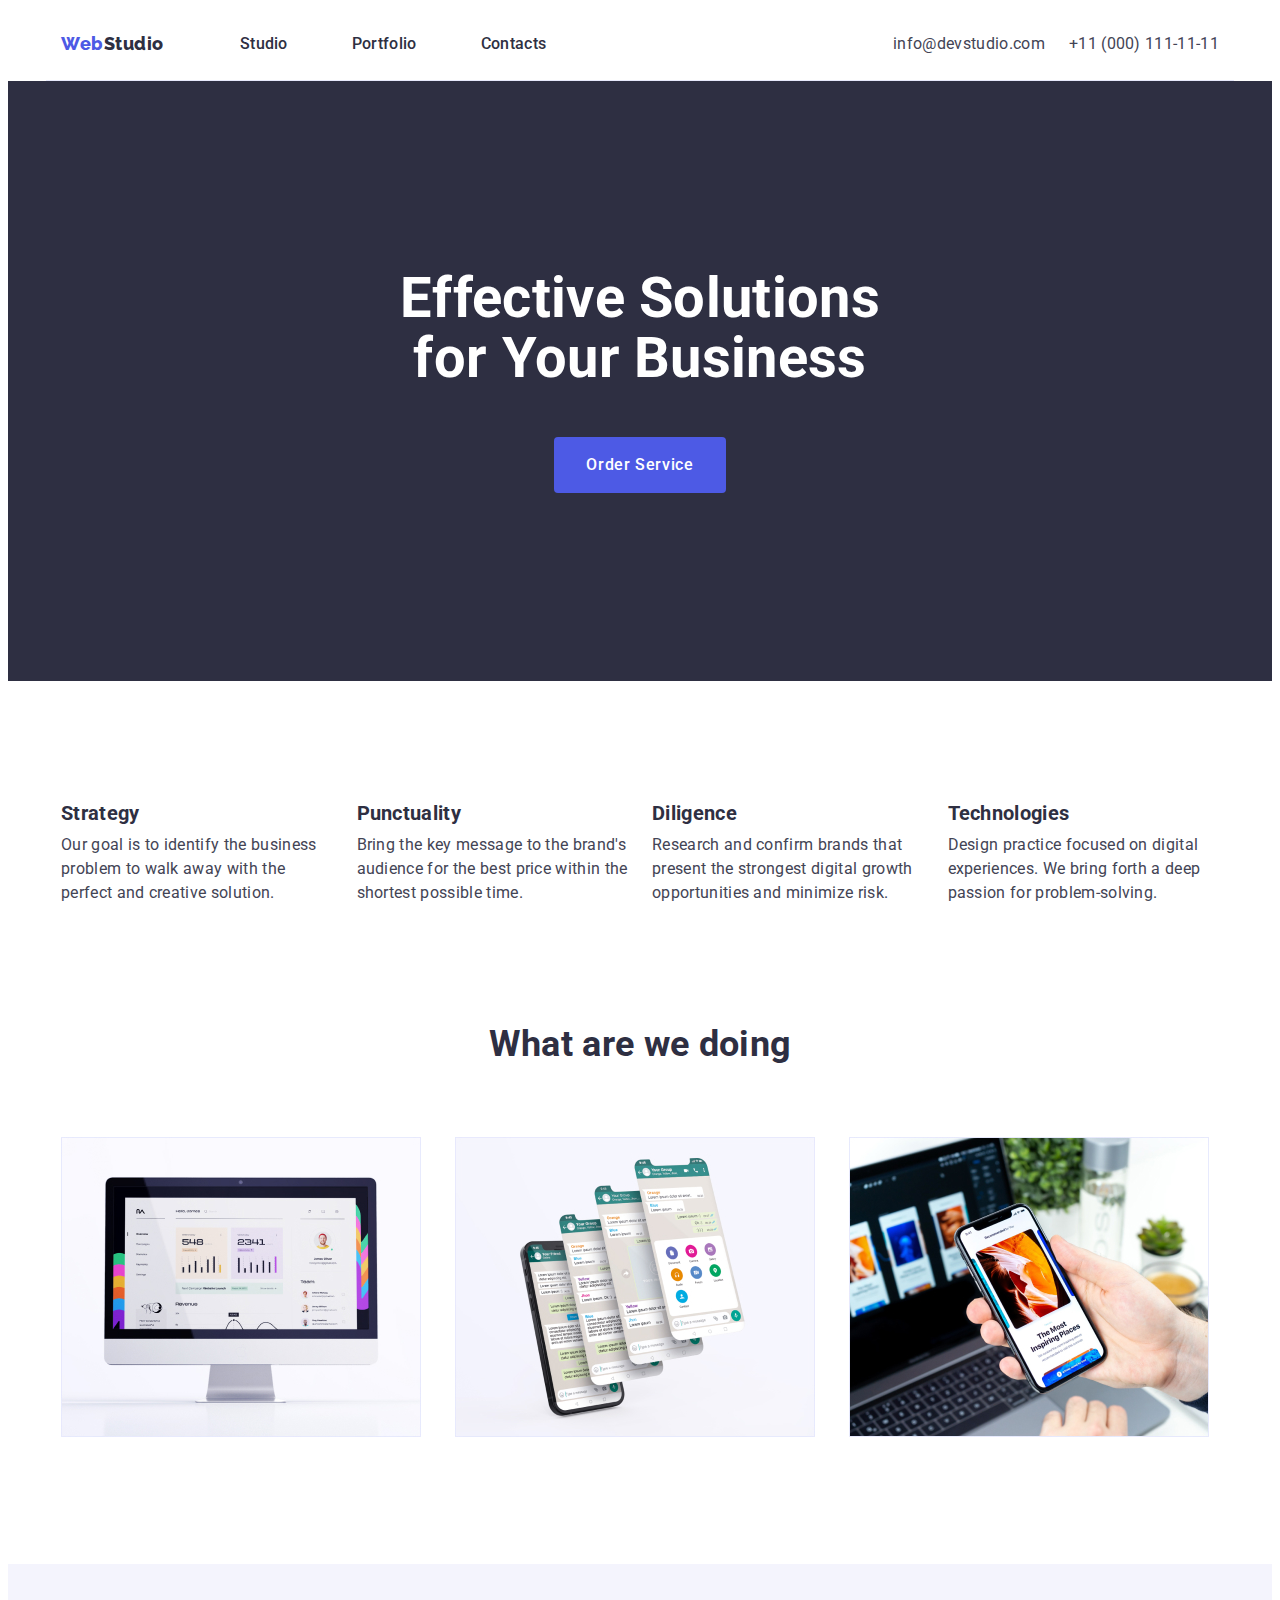
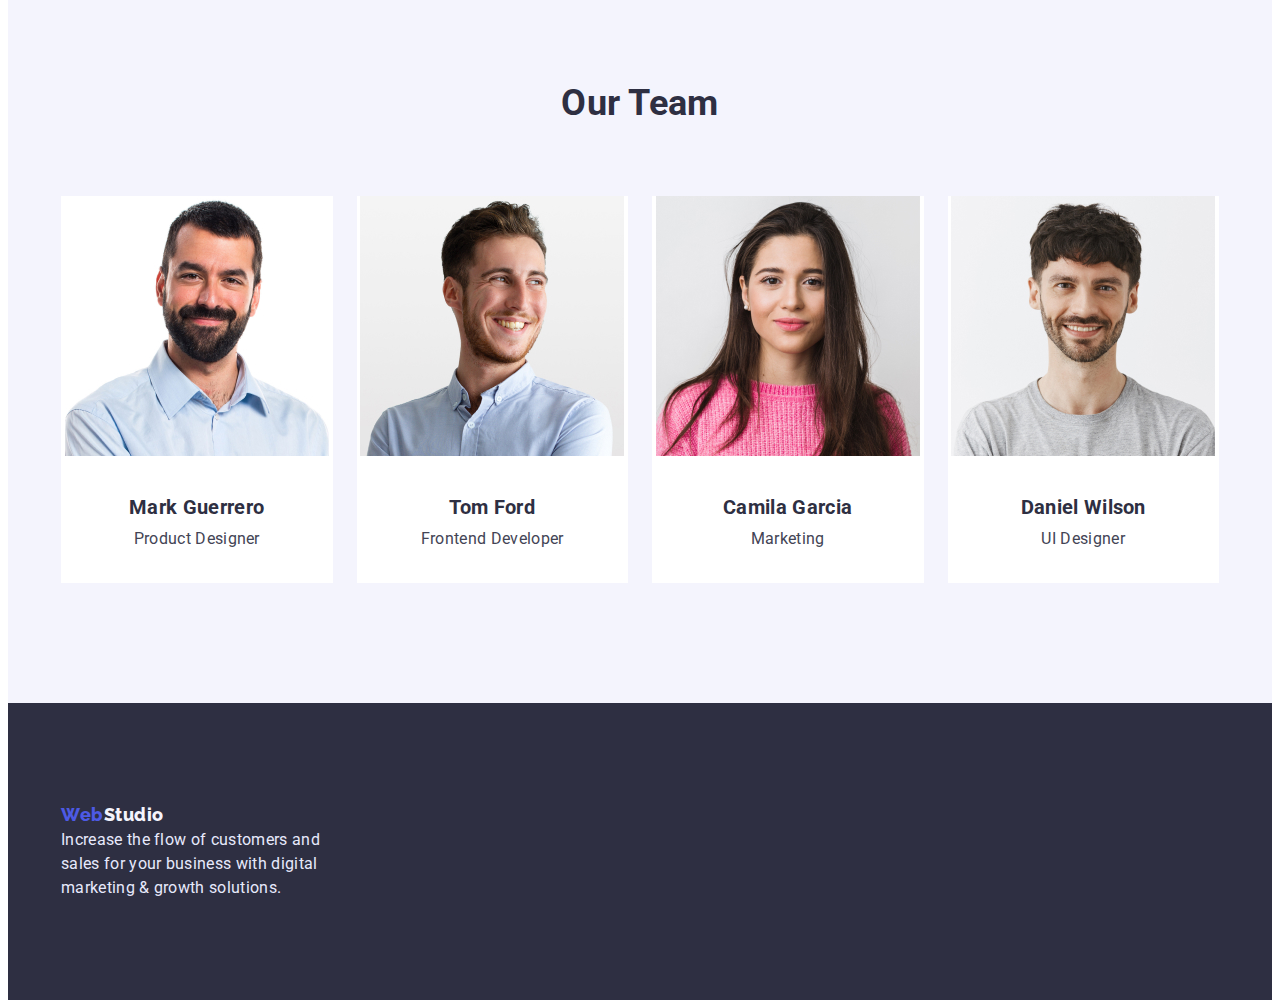
<file: index.html>
<!DOCTYPE html>
<html lang="en">

<head>
    <meta charset="UTF-8">
    <meta http-equiv="X-UA-Compatible" content="IE=edge">
    <meta name="viewport" content="width=device-width, initial-scale=1.0">
    <title>Studio</title>
    <link rel="preconnect" href="https://fonts.googleapis.com">
    <link rel="preconnect" href="https://fonts.gstatic.com" crossorigin>
    <link href="https://fonts.googleapis.com/css2?family=Raleway:wght@800&family=Roboto:wght@400;500;700&display=swap"
        rel="stylesheet">
    <link rel="stylesheet" href="https://cdnjs.cloudflare.com/ajax/libs/modern-normalize/1.1.0/modern-normalize.min.css"
        integrity="sha512-wpPYUAdjBVSE4KJnH1VR1HeZfpl1ub8YT/NKx4PuQ5NmX2tKuGu6U/JRp5y+Y8XG2tV+wKQpNHVUX03MfMFn9Q=="
        crossorigin="anonymous" referrerpolicy="no-referrer" />
    <link rel="stylesheet" href="./css/styles.css" />

</head>

<body>
    <header class="header conteiner navigation ">

        <!-- NAV -->
        <nav class="navigation">
            <a href="./index.html" class="logo"><span class="logoferst">Web</span>Studio</a>
            <ul class="site-nav list">
                <li class="list-item"><a href="./index.html" class="link">Studio</a></li>

                <li class="list-item"><a href="./portfolio.html" class="link">Portfolio</a></li>

                <li class="list-item"><a href="" class="link">Contacts</a></li>
            </ul>
        </nav>

        <!-- ADRES -->
        <address class="navigation address">
            <ul class="auth-nav list">
                <li class="list-item"><a href="mailto:info@devstudio.com" class="link">info@devstudio.com</a></li>

                <li class="list-item"><a href="tel:+110001111111" class="link">+11 (000) 111-11-11</a></li>
            </ul>
        </address>
    </header>
    <main>

        <!--HERO  -->
        <section class="hero">
            <h1 class="hero-title">Effective Solutions for Your Business</h1>
            <button type="button" class="hero-btn btn">Order Service</button>
        </section>


        <!-- PRIORITET AT WORK -->
        <section class="section">
            <div class="conteiner">
                <h2 class="section-title hidden">priorities at work</h2>
                <ul class="list list-prior">

                    <li class="prioritet__item">
                        <h3 class="subtitle">Strategy</h3>
                        <p>Our goal is to identify the business
                            problem to walk away with the perfect and creative solution.</p>
                    </li>

                    <li class="prioritet__item">
                        <h3 class="subtitle">Punctuality</h3>
                        <p>Bring the key message to the brand's audience for the best price within the shortest
                            possible
                            time.</p>
                    </li>

                    <li class="prioritet__item">
                        <h3 class="subtitle">Diligence</h3>
                        <p>Research and confirm brands that present the strongest digital growth opportunities
                            and minimize
                            risk.</p>
                    </li>

                    <li class="prioritet__item">
                        <h3 class="subtitle">Technologies</h3>
                        <p>Design practice focused on digital experiences. We bring forth a deep passion for
                            problem-solving.</p>
                    </li>
                </ul>
            </div>
        </section>


        <!-- WHAT ARE WE DOING -->
        <section class="section bottom">
            <div class="conteiner">
                <h2 class="section-title">What are we doing</h2>
                <ul class="list list-fotowork ">

                    <li class="fotowork-item"><img src="./images/computer.jpg" alt="computer" width="360" height="300">
                    </li>

                    <li class="fotowork-item"><img src="./images/phone.jpg" alt="phone" width="360" height="300"></li>

                    <li class="fotowork-item"><img src="./images/computerandphone.jpg" alt="computerandphone"
                            width="360" height="300"></li>
                </ul>
            </div>
        </section>


        <!-- OUR TEAM -->
        <section class="team-section section">
            <div class="conteiner">
                <h2 class="section-title">Our Team</h2>
                <ul class="list list-team">

                    <li class="item">
                        <img src="./images/markguerrero.jpg" alt="Mark Guerrero" class="teamcard" width="264"
                            height="260">
                        <div class="cont-text-team">
                            <h3 class="subtitle">Mark Guerrero</h3>
                            <p class="text-team">Product Designer</p>
                        </div>

                    </li>

                    <li class="item">
                        <img src="./images/tomford.jpg" alt="Tom Ford" class="teamcard" width="264" height="260">
                        <div class="cont-text-team">
                            <h3 class="subtitle">Tom Ford</h3>
                            <p class="text-team">Frontend Developer</p>
                        </div>
                    </li>

                    <li class="item ">
                        <img src="./images/camilagarcia.jpg" alt="Camila Garcia" class="teamcard" width="264"
                            height="260">
                        <div class="cont-text-team">
                            <h3 class="subtitle">Camila Garcia</h3>
                            <p class="text-team">Marketing</p>
                        </div>
                    </li>

                    <li class="item ">
                        <img src="./images/danielwilson.jpg" alt="Daniel Wilson" class="teamcard" width="264"
                            height="260">
                        <div class="cont-text-team">
                            <h3 class="subtitle">Daniel Wilson</h3>
                            <p class="text-team">UI Designer</p>
                        </div>
                    </li>
                </ul>
            </div>
        </section>
    </main>

    <!-- FOOTER -->
    <footer class="page-footer ">
        <div class="conteiner">
            <a href="./index.html" class="logo logo-footer"><span class="logoferst">Web</span>Studio</a>
            <p class="text-footer">Increase the flow of customers and
                sales for your business with digital
                marketing & growth
                solutions.</p>
        </div>
    </footer>
</body>

</html>
</file>
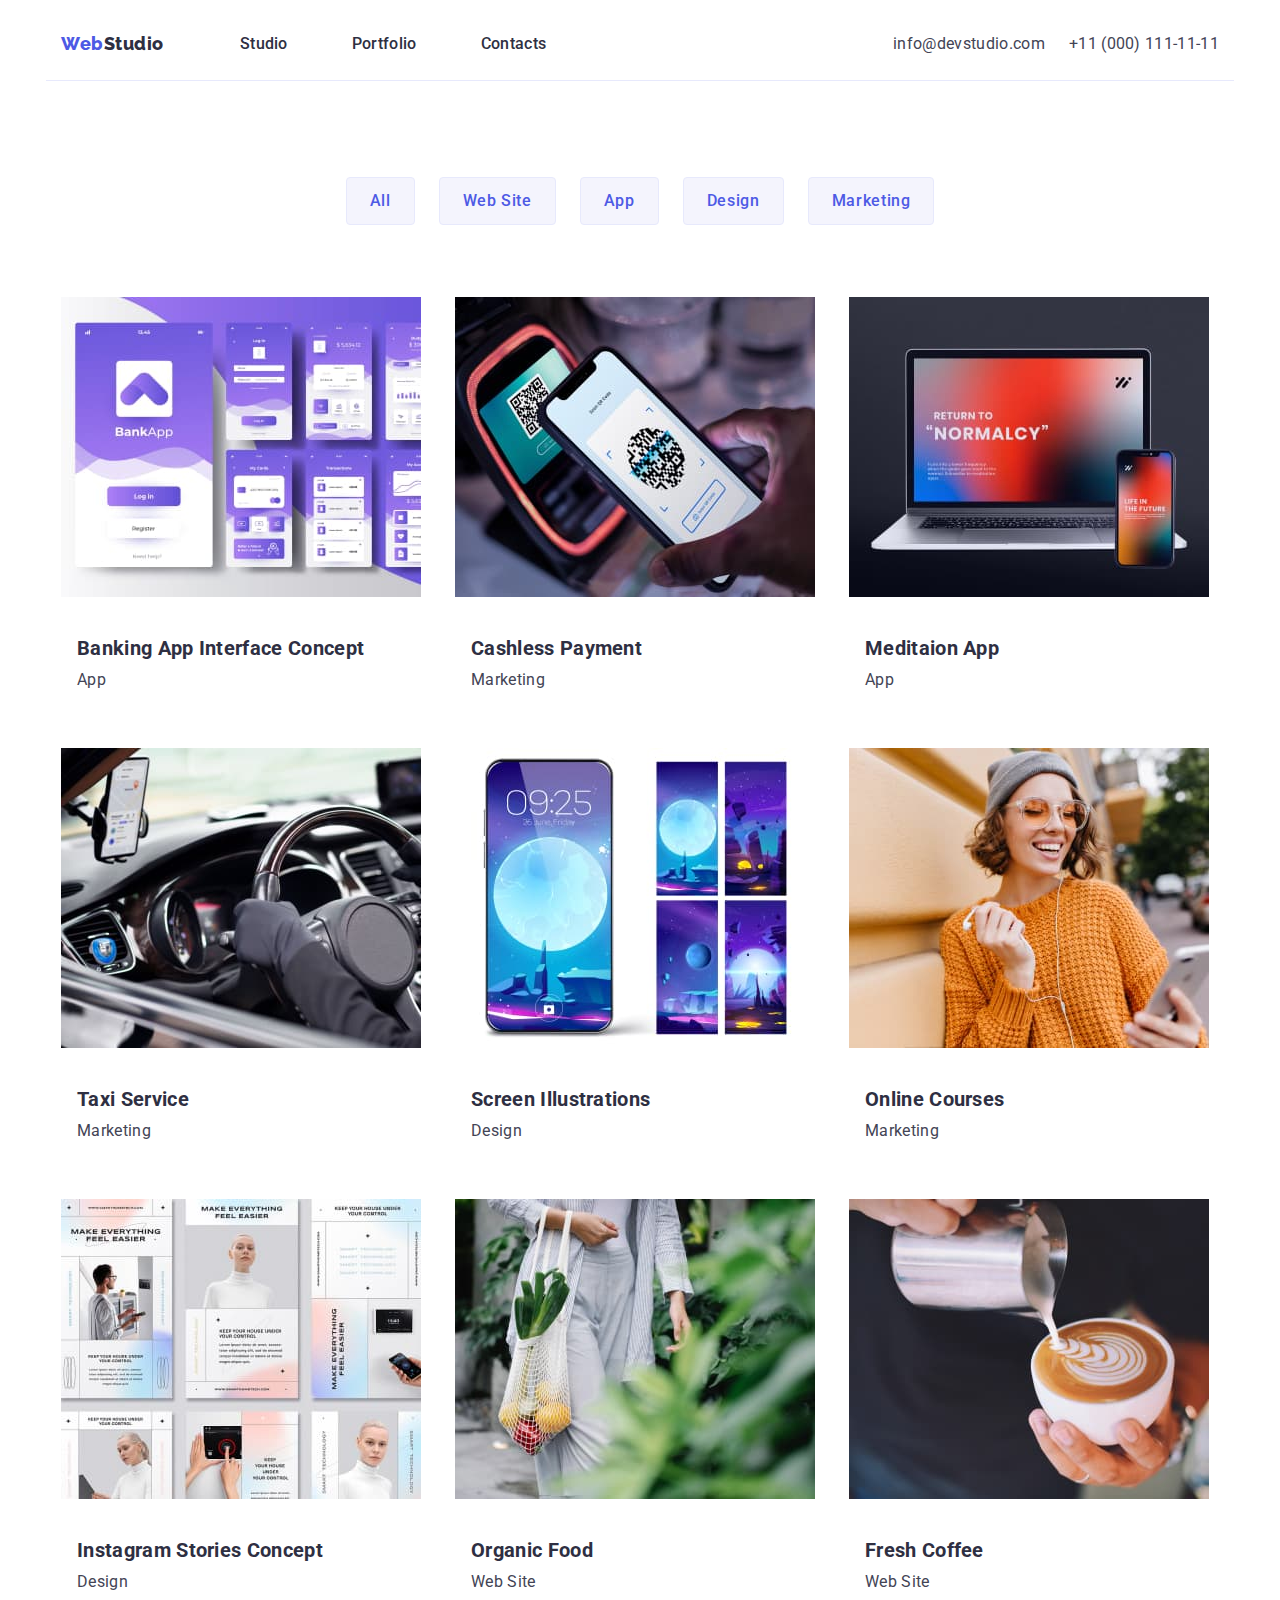
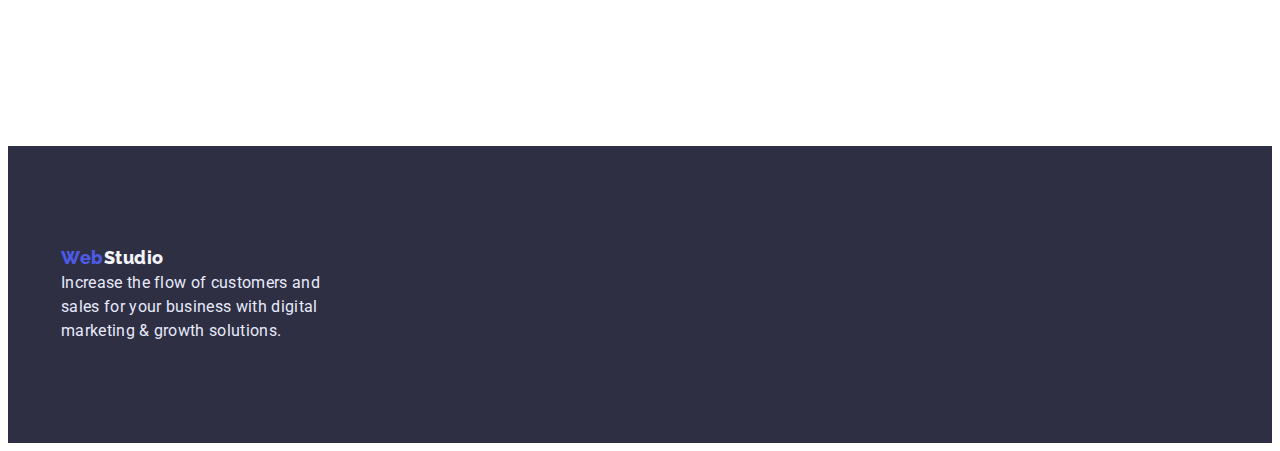
<file: portfolio.html>
<!DOCTYPE html>
<html lang="en">

<head>
    <meta charset="UTF-8">
    <meta http-equiv="X-UA-Compatible" content="IE=edge">
    <meta name="viewport" content="width=device-width, initial-scale=1.0">
    <title>Portfolio</title>
    <link rel="preconnect" href="https://fonts.googleapis.com">
    <link rel="preconnect" href="https://fonts.gstatic.com" crossorigin>
    <link href="https://fonts.googleapis.com/css2?family=Raleway:wght@800&family=Roboto:wght@400;500;700&display=swap"
        rel="stylesheet">
    <link rel="stylesheet" href="https://cdnjs.cloudflare.com/ajax/libs/modern-normalize/1.1.0/modern-normalize.min.css"
        integrity="sha512-wpPYUAdjBVSE4KJnH1VR1HeZfpl1ub8YT/NKx4PuQ5NmX2tKuGu6U/JRp5y+Y8XG2tV+wKQpNHVUX03MfMFn9Q=="
        crossorigin="anonymous" referrerpolicy="no-referrer" />
    <link rel="stylesheet" href="./css/styles.css" />
</head>

<body>
    <header class="header conteiner navigation ">

        <!-- NAV -->
        <nav class="navigation">
            <a href="./index.html" class="logo"><span class="logoferst">Web</span>Studio</a>
            <ul class="site-nav list">
                <li class="list-item"><a href="./index.html" class="link">Studio</a></li>

                <li class="list-item"><a href="./portfolio.html" class="link">Portfolio</a></li>

                <li class="list-item"><a href="" class="link">Contacts</a></li>

            </ul>
        </nav>

        <!-- ADRES -->
        <address class="navigation address">
            <ul class="auth-nav list">
                <li class="list-item"><a href="mailto:info@devstudio.com" class="link">info@devstudio.com</a></li>

                <li class="list-item"><a href="tel:+110001111111" class="link">+11 (000) 111-11-11</a></li>
            </ul>
        </address>
    </header>

    <main>
        <!-- FILTER BUTTON -->
        <section class="section-filter">
            <div class="conteiner">
                <h1 class="section-title hidden">Our Work</h1>
                <ul class="filter list">
                    <li class="filter-item"><button type="button" class="section-btn section-btn-ferst btn">All</button>
                    </li>

                    <li class="filter-item"><button type="button" class="section-btn section-btn-second btn">Web
                            Site</button></li>

                    <li class="filter-item"><button type="button" class="section-btn section-btn-third btn">App</button>
                    </li>

                    <li class="filter-item"><button type="button"
                            class="section-btn section-btn-fourth btn">Design</button></li>

                    <li class="filter-item"><button type="button"
                            class="section-btn section-btn-fifth btn">Marketing</button></li>
                </ul>


                <ul class="list list-result ">
                    <li class="item">
                        <a href="" class="link">
                            <img src="./images/bankingappcontent.jpg" alt="Banking App Interface Concept"
                                class="workcard" width="360" height="300">
                            <div class="border">
                                <h2 class="subtitle">Banking App Interface Concept</h2>
                                <p>App</p>
                            </div>
                            <!-- <p class="textfon">14 Stylish and User-Friendly App Design Concepts · Task Manager App ·
                                Calorie Tracker App
                                ·Exotic Fruit Ecommerce App · Cloud Storage App</p> -->
                        </a>
                    </li>

                    <li class="item">
                        <a href="" class="link">
                            <img src="./images/cashlesspayment.jpg" alt="Cashless Payment" class="workcard" width="360"
                                height="300">
                            <div class="border">
                                <h2 class="subtitle">Cashless Payment</h2>
                                <p>Marketing</p>
                            </div>
                            <!-- <p class="textfon">14 Stylish and User-Friendly App Design Concepts · Task Manager App ·
                                Calorie Tracker App
                                ·
                                Exotic Fruit Ecommerce App · Cloud Storage App</p> -->
                        </a>
                    </li>

                    <li class="item">
                        <a href="" class="link">
                            <img src="./images/meditaionapp.jpg" alt="Meditaion App" class="workcard" width="360"
                                height="300">
                            <div class="border">
                                <h2 class="subtitle">Meditaion App</h2>
                                <p>App</p>
                            </div>
                            <!-- <p class="textfon">14 Stylish and User-Friendly App Design Concepts · Task Manager App ·
                                Calorie Tracker App
                                ·
                                Exotic Fruit Ecommerce App · Cloud Storage App</p> -->
                        </a>
                    </li>

                    <li class="item">
                        <a href="" class="link">
                            <img src="./images/taxiservic.jpg" alt="Taxi Service" class="workcard" width="360"
                                height="300">
                            <div class="border">
                                <h2 class="subtitle">Taxi Service</h2>
                                <p>Marketing</p>
                            </div>
                            <!-- <p class="textfon">14 Stylish and User-Friendly App Design Concepts · Task Manager App ·
                                Calorie Tracker App
                                ·
                                Exotic Fruit Ecommerce App · Cloud Storage App</p> -->
                        </a>
                    </li>

                    <li class="item">
                        <a href="" class="link">
                            <img src="./images/screenillustrations.jpg" alt="Screen Illustrations" class="workcard"
                                width="360" height="300">
                            <div class="border">
                                <h2 class="subtitle">Screen Illustrations</h2>
                                <p>Design</p>
                            </div>
                            <!-- <p class="textfon">14 Stylish and User-Friendly App Design Concepts · Task Manager App ·
                                Calorie Tracker App
                                ·
                                Exotic Fruit Ecommerce App · Cloud Storage App</p> -->
                        </a>
                    </li>

                    <li class="item">
                        <a href="" class="link">
                            <img src="./images/onlinecourses.jpg" alt="Online Courses" class="workcard" width="360"
                                height="300">
                            <div class="border">
                                <h2 class="subtitle">Online Courses</h2>
                                <p>Marketing</p>
                            </div>
                            <!-- <p class="textfon">14 Stylish and User-Friendly App Design Concepts · Task Manager App ·
                                Calorie Tracker App
                                ·
                                Exotic Fruit Ecommerce App · Cloud Storage App</p> -->
                        </a>
                    </li>

                    <li class="item">
                        <a href="" class="link">
                            <img src="./images/instagramconcept.jpg" alt="Instagram Stories Concept" class="workcard"
                                width="360" height="300">
                            <div class="border">
                                <h2 class="subtitle">Instagram Stories Concept</h2>
                                <p>Design</p>
                            </div>
                            <!-- <p class="textfon">14 Stylish and User-Friendly App Design Concepts · Task Manager App ·
                                Calorie Tracker App
                                ·
                                Exotic Fruit Ecommerce App · Cloud Storage App</p> -->
                        </a>
                    </li>

                    <li class="item">
                        <a href="" class="link">
                            <img src="./images/organicfood.jpg" alt="Organic Food" class="workcard" width="360"
                                height="300">
                            <div class="border">
                                <h2 class="subtitle">Organic Food</h2>
                                <p>Web Site</p>
                            </div>
                            <!-- <p class="textfon">14 Stylish and User-Friendly App Design Concepts · Task Manager App ·
                                Calorie Tracker App
                                ·
                                Exotic Fruit Ecommerce App · Cloud Storage App</p> -->
                        </a>
                    </li>

                    <li class="item">
                        <a href="" class="link">
                            <img src="./images/freshcoffe.jpg" alt="Fresh Coffee" class="workcard" width="360"
                                height="300">
                            <div class="border">
                                <h2 class="subtitle">Fresh Coffee</h2>
                                <p>Web Site</p>
                            </div>
                            <!-- <p class="textfon">14 Stylish and User-Friendly App Design Concepts · Task Manager App ·
                                Calorie Tracker App
                                ·
                                Exotic Fruit Ecommerce App · Cloud Storage App</p> -->
                        </a>
                    </li>
                </ul>
            </div>
        </section>
    </main>


    <!-- FOOTER -->
    <footer class="page-footer ">
        <div class="conteiner">
            <a href="./index.html" class="logo logo-footer"><span class="logoferst">Web</span>Studio</a>
            <p class="text-footer">Increase the flow of customers and
                sales for your business with digital
                marketing & growth
                solutions.</p>
        </div>
    </footer>
</body>

</html>
</file>
<file: css/styles.css>
/* color */
/* первичний цвет фона #FFFFFF */
/* вторичній цвет фона #F4F4FD*/
/* цвет footer #2E2F42 */
/* Logo, button Акцент-  #4D5AE5*/
/* menu, h3, h2 nav-#2E2F42 */
/* adress, p, - #434455*/


/* Text */
/* Logo- Raleway */
/* Roboto */

:root{
--body-color:#FFFFFF;
--main-text-color:#434455;
--hover-focus-color:#404BBF;
--ferstlogo-btn-color:#4D5AE5;
--logo-nav-footer-color:#2E2F42;
--fonbtn-fonsect-logofooter-color:#F4F4FD;
--textfooter-color:#E7E9FC;
--hero-fon-color:#2E2F42;

}
.conteiner{
    margin: 0 auto;
    max-width: 1158px;
    padding: 0 15px;
    /* background-color: #b6b7b9; */
    
    
}
.header{
    border-bottom: 1px solid var(--textfooter-color);
}

body {
    background-color: var(--body-color);
    color: var(--main-text-color);
    font-family: Roboto, sans-serif;
    letter-spacing: 0.02em;
    font-size: 16px;
    line-height: 1.5;
      
}
/* h1,h2,h3, p{
    margin: 0;
    padding: 0;
} */

.list{
    display: flex;
    padding: 0;
    margin: 0;
    list-style: none;
    gap: 24px;
    flex-wrap: wrap;
    /* outline: 1px solid; */
}

.btn{
 border-radius: 4px;
border: 1px solid transparent;

    letter-spacing: 0.04em;
    font-family: inherit;
    font-weight: 500;
    font-size: 16px;
    line-height: 1.5;
    text-align: center;
    cursor: pointer;
}

.hidden {
    display: none;
}

.link{
text-decoration: none;
}

.navigation{
    display: flex;
    align-items: center;
}

p{
    margin-top: 0;
    margin-bottom: 0;
    color:var(--main-text-color);
}

/* .list-team .subtitle{
    padding-top: 32px;
} */
/* .teamcard, .workcard{
    margin-bottom: 32px;
} */



/* NAW AND FOOTER */
.logo{
    color:var(--logo-nav-footer-color);
    font-family: Raleway, sans-serif;
    letter-spacing: 0.03em;
    font-weight: 800;
    font-size: 18px;
    line-height: 1.33;
    text-decoration: none;
}
.logoferst{
    color:var(--ferstlogo-btn-color);

}


/* Site nav */
.site-nav{
    margin-left: 76px;
}
.site-nav .list-item:not(:last-child){
    margin-right: 40px;
}
.site-nav .link{
 display: block;
 padding-top: 24px;
 padding-bottom: 24px;

 color:var(--logo-nav-footer-color);
 font-weight: 500;
 font-size: 16px;
 line-height: 1.5;  
}

.site-nav .link:hover, 
.site-nav .link:focus{
 color: var(--hover-focus-color);
}



/* Auth nav */

.address{
    margin-left: auto;
}
.auth-nav {
    display: flex;
    
}

.auth-nav .link{
 display: block;
 padding-top: 24px;
 padding-bottom: 24px;

 color:var(--main-text-color);
 line-height: 1.5;
 font-style: normal;    
}

.auth-nav .link:hover, 
.auth-nav .link:focus
{
    color: var(--hover-focus-color);
}


/* hero */
.hero{
padding-top: 188px;

 background-color: var(--logo-nav-footer-color);
 text-align: center;  
}

.hero-title{   
    color:var(--body-color); 
    font-size: 56px;
    line-height: 1.07;
    max-width: 496px;
    margin: 0 auto 48px;
}


/* Button Studio */
/* Button Hero */
.hero-btn{
min-width: 169px;
padding-left:  31px;
padding-right: 31px;
min-height: 56px;
margin-bottom: 188px;

background-color: var(--ferstlogo-btn-color);
color: var(--body-color);
}

.hero-btn:hover {
    background-color: var(--hover-focus-color);
}


/* section */
.subtitle{
margin-top: 0;
margin-bottom: 8px;

color: var(--logo-nav-footer-color);
font-size: 20px;
line-height: 1.2;
}

.section{
    padding-top: 120px;
    /* margin-top: 120px; */
}

.bottom{
    padding-bottom: 120px;
}




.section-title{
margin-top: 0;
margin-bottom: 72px;

    color:var(--logo-nav-footer-color);
    /* font-weight: 700; */
    font-size: 36px;
    line-height: 1.11;
    text-align: center;  
}


/* .list-prior { */
    /* flex-basis: calc((100% - 72px)/4); */
    /* flex-wrap: wrap; */
/* } */
/* .list-fotowork { */
    /* flex-basis: calc((100% - 48px)/3); */
/* } */
.fotowork-item{
    flex-basis: calc((100% - 48px)/3);
}
/* .list-team { */
    /* flex-basis: calc((100% - 72px)/4); */
    /* justify-content: space-between; */
    /* text-align: center; */
/* } */



.team-section {
padding-top: 120px;
padding-bottom: 120px;

    background-color: var(--fonbtn-fonsect-logofooter-color);
}

.list-team .item {
    flex-basis: calc((100% - 72px)/4);
    justify-content: space-between;
    text-align: center;
    background-color: var(--body-color);
}
/* .list-team .subtitle{
    padding-top:32px;
} */

.cont-text-team{
    padding: 32px 16px ;
    
}

.prioritet__item{
    flex-basis: calc((100% - 72px)/4);
min-width: 250px;
}
/* button Portfolio */

.filter{
    justify-content: center;
}
.section-btn{
    min-height: 48px;
    padding-left: 23px;
    padding-right: 23px;

    background-color: var(--fonbtn-fonsect-logofooter-color);
    color:var(--ferstlogo-btn-color);
    border-color: var(--textfooter-color); 
}

.section-btn:hover, 
.section-btn:focus{
    background-color: var(--hover-focus-color);
    color: var(--body-color);
}

.section-btn-ferst{
    min-width: 69px;
}
.section-btn-second {
    min-width: 116px;
}

.section-btn-third {
    min-width: 79px;
}

.section-btn-fourth{
    min-width: 101px;
}

.section-btn-fifth{
    min-width: 126px;
}

.section-filter{
    padding-top: 96px;
    padding-bottom: 120px
}

/* .section-result{
    padding-top: 72px;
    padding-bottom: 120px;
} */
/* .filter-item{
    flex-basis: calc((100% - 96px)/5);
} */

.list-result{
    margin-top: 72px;
    
}

.list-result .item{
flex-basis: calc((100% - 48px)/3);


}


.list-result .border{
    padding: 32px 16px;
    /* border-right: 1px solid #E7E9FC;
    border-bottom: 1px solid #E7E9FC;
    border-left: 1px solid #E7E9FC; */
}
/* .list-result .item{
    padding-bottom: 32px;
} */

.textfon{
    width: 360px;
}




/* footer */
.page-footer{
padding-top: 100px;
padding-bottom: 100px;

background-color: var(--logo-nav-footer-color);;
}
.logo-footer{
    margin-bottom: 16px;
    color:var(--fonbtn-fonsect-logofooter-color);
}
.text-footer{
    width: 264px;
    color:var(--textfooter-color);
}
</file>
